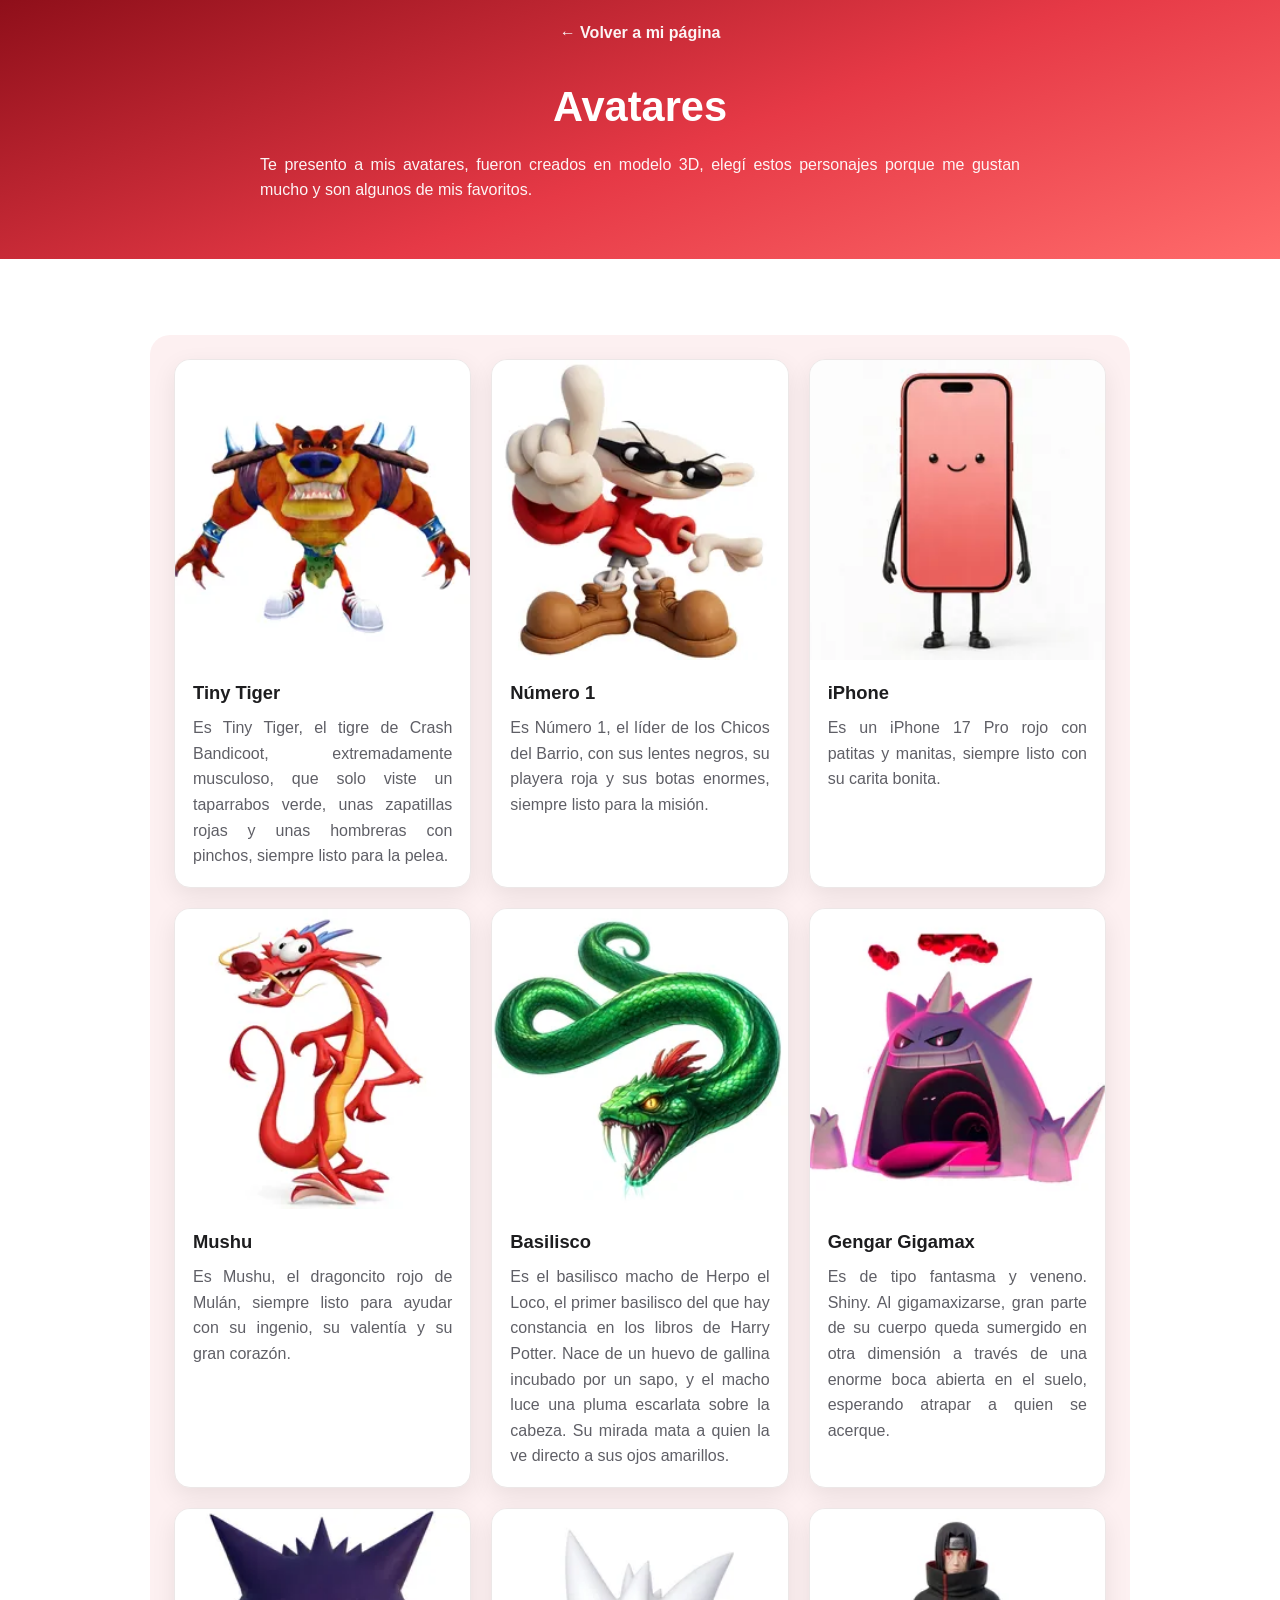
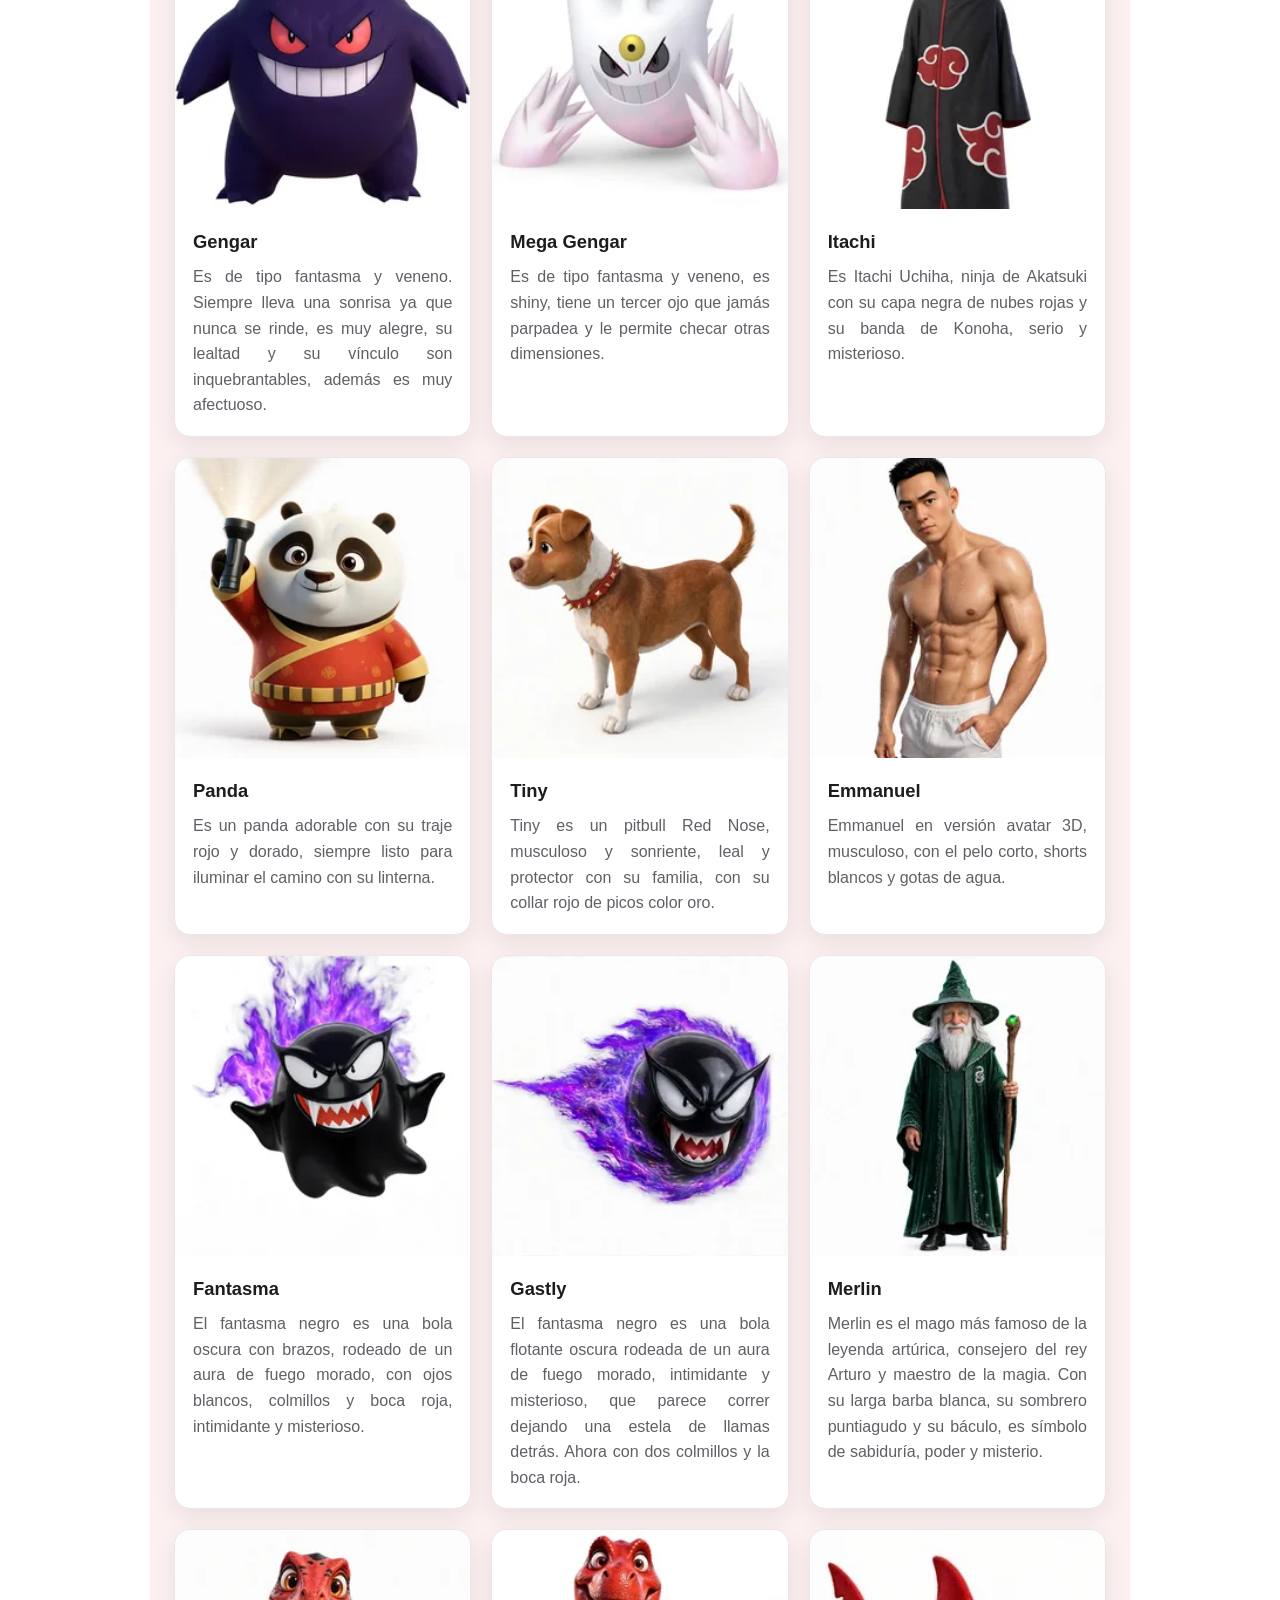
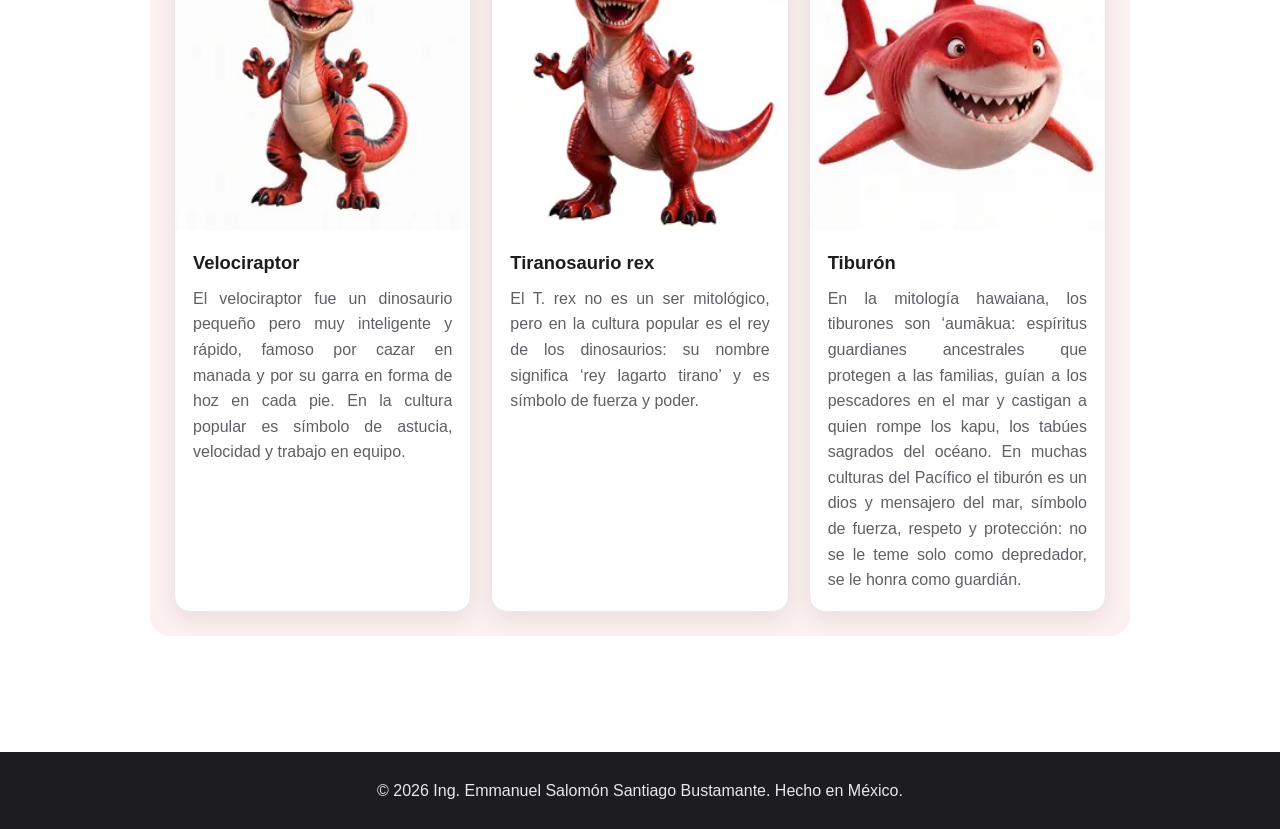
<file: avatares.html>
<!DOCTYPE html>
<html lang="es">
<head>
<meta charset="UTF-8">
<meta name="viewport" content="width=device-width, initial-scale=1.0">
<title>Avatares | Emmanuel Salomón Santiago Bustamante</title>
<meta name="description" content="Avatares: Tiny, Emmanuel, Fantasma, Gastly, Merlin, Velociraptor, Tiranosaurio rex y Tiburón.">
<link rel="stylesheet" href="style.css">
<link rel="icon" type="image/png" href="favicon.png">
<link rel="apple-touch-icon" href="favicon.png">
</head>
<body>
<header class="hero">
  <nav class="nav">
    <a href="index.html">← Volver a mi página</a>
  </nav>
  <div class="hero-inner">
    <h1>Avatares</h1>
    <p class="hero-sub">Te presento a mis avatares, fueron creados en modelo 3D, elegí estos personajes porque me gustan mucho y son algunos de mis favoritos.</p>
  </div>
</header>

<main>
  <section class="section">
    <div class="grid avatars-grid">
      <article class="card avatar-card current">
        <img src="[data-uri]" alt="Tiny Tiger">
        <div class="card-body">
          <h3>Tiny Tiger</h3>
          <p>Es Tiny Tiger, el tigre de Crash Bandicoot, extremadamente musculoso, que solo viste un taparrabos verde, unas zapatillas rojas y unas hombreras con pinchos, siempre listo para la pelea.</p>
        </div>
      </article>
      <article class="card avatar-card">
        <img src="[data-uri]" alt="Número 1">
        <div class="card-body">
          <h3>Número 1</h3>
          <p>Es Número 1, el líder de los Chicos del Barrio, con sus lentes negros, su playera roja y sus botas enormes, siempre listo para la misión.</p>
        </div>
      </article>
      <article class="card avatar-card">
        <img src="[data-uri]" alt="iPhone">
        <div class="card-body">
          <h3>iPhone</h3>
          <p>Es un iPhone 17 Pro rojo con patitas y manitas, siempre listo con su carita bonita.</p>
        </div>
      </article>
      <article class="card avatar-card">
        <img src="[data-uri]" alt="Mushu">
        <div class="card-body">
          <h3>Mushu</h3>
          <p>Es Mushu, el dragoncito rojo de Mulán, siempre listo para ayudar con su ingenio, su valentía y su gran corazón.</p>
        </div>
      </article>
      <article class="card avatar-card">
        <img src="[data-uri]" alt="Basilisco">
        <div class="card-body">
          <h3>Basilisco</h3>
          <p>Es el basilisco macho de Herpo el Loco, el primer basilisco del que hay constancia en los libros de Harry Potter. Nace de un huevo de gallina incubado por un sapo, y el macho luce una pluma escarlata sobre la cabeza. Su mirada mata a quien la ve directo a sus ojos amarillos.</p>
        </div>
      </article>
      <article class="card avatar-card">
        <img src="[data-uri]" alt="Gengar Gigamax">
        <div class="card-body">
          <h3>Gengar Gigamax</h3>
          <p>Es de tipo fantasma y veneno. Shiny. Al gigamaxizarse, gran parte de su cuerpo queda sumergido en otra dimensión a través de una enorme boca abierta en el suelo, esperando atrapar a quien se acerque.</p>
        </div>
      </article>
      <article class="card avatar-card">
        <img src="[data-uri]" alt="Gengar">
        <div class="card-body">
          <h3>Gengar</h3>
          <p>Es de tipo fantasma y veneno. Siempre lleva una sonrisa ya que nunca se rinde, es muy alegre, su lealtad y su vínculo son inquebrantables, además es muy afectuoso.</p>
        </div>
      </article>
      <article class="card avatar-card">
        <img src="[data-uri]" alt="Mega Gengar">
        <div class="card-body">
          <h3>Mega Gengar</h3>
          <p>Es de tipo fantasma y veneno, es shiny, tiene un tercer ojo que jamás parpadea y le permite checar otras dimensiones.</p>
        </div>
      </article>
      <article class="card avatar-card">
        <img src="[data-uri]" alt="Itachi">
        <div class="card-body">
          <h3>Itachi</h3>
          <p>Es Itachi Uchiha, ninja de Akatsuki con su capa negra de nubes rojas y su banda de Konoha, serio y misterioso.</p>
        </div>
      </article>
      <article class="card avatar-card">
        <img src="[data-uri]" alt="Panda">
        <div class="card-body">
          <h3>Panda</h3>
          <p>Es un panda adorable con su traje rojo y dorado, siempre listo para iluminar el camino con su linterna.</p>
        </div>
      </article>
      <article class="card avatar-card">
        <img src="[data-uri]" alt="Tiny">
        <div class="card-body">
          <h3>Tiny</h3>
          <p>Tiny es un pitbull Red Nose, musculoso y sonriente, leal y protector con su familia, con su collar rojo de picos color oro.</p>
        </div>
      </article>
      <article class="card avatar-card">
        <img src="[data-uri]" alt="Emmanuel">
        <div class="card-body">
          <h3>Emmanuel</h3>
          <p>Emmanuel en versión avatar 3D, musculoso, con el pelo corto, shorts blancos y gotas de agua.</p>
        </div>
      </article>
      <article class="card avatar-card">
        <img src="[data-uri]" alt="Fantasma">
        <div class="card-body">
          <h3>Fantasma</h3>
          <p>El fantasma negro es una bola oscura con brazos, rodeado de un aura de fuego morado, con ojos blancos, colmillos y boca roja, intimidante y misterioso.</p>
        </div>
      </article>
      <article class="card avatar-card">
        <img src="[data-uri]" alt="Gastly">
        <div class="card-body">
          <h3>Gastly</h3>
          <p>El fantasma negro es una bola flotante oscura rodeada de un aura de fuego morado, intimidante y misterioso, que parece correr dejando una estela de llamas detrás. Ahora con dos colmillos y la boca roja.</p>
        </div>
      </article>
      <article class="card avatar-card">
        <img src="[data-uri]" alt="Merlin">
        <div class="card-body">
          <h3>Merlin</h3>
          <p>Merlin es el mago más famoso de la leyenda artúrica, consejero del rey Arturo y maestro de la magia. Con su larga barba blanca, su sombrero puntiagudo y su báculo, es símbolo de sabiduría, poder y misterio.</p>
        </div>
      </article>
      <article class="card avatar-card">
        <img src="[data-uri]" alt="Velociraptor">
        <div class="card-body">
          <h3>Velociraptor</h3>
          <p>El velociraptor fue un dinosaurio pequeño pero muy inteligente y rápido, famoso por cazar en manada y por su garra en forma de hoz en cada pie. En la cultura popular es símbolo de astucia, velocidad y trabajo en equipo.</p>
        </div>
      </article>
      <article class="card avatar-card">
        <img src="[data-uri]" alt="Tiranosaurio rex">
        <div class="card-body">
          <h3>Tiranosaurio rex</h3>
          <p>El T. rex no es un ser mitológico, pero en la cultura popular es el rey de los dinosaurios: su nombre significa &lsquo;rey lagarto tirano&rsquo; y es símbolo de fuerza y poder.</p>
        </div>
      </article>
      <article class="card avatar-card">
        <img src="[data-uri]" alt="Tiburón">
        <div class="card-body">
          <h3>Tiburón</h3>
          <p>En la mitología hawaiana, los tiburones son &lsquo;aumākua: espíritus guardianes ancestrales que protegen a las familias, guían a los pescadores en el mar y castigan a quien rompe los kapu, los tabúes sagrados del océano. En muchas culturas del Pacífico el tiburón es un dios y mensajero del mar, símbolo de fuerza, respeto y protección: no se le teme solo como depredador, se le honra como guardián.</p>
        </div>
      </article>

    </div>
  </section>
</main>

<footer>
  <p>&copy; 2026 Ing. Emmanuel Salomón Santiago Bustamante. Hecho en México.</p>
</footer>
<script>
  if (window.self !== window.top) {
    document.body.classList.add('embedded');
  }
</script>
</body>
</html>
</file>
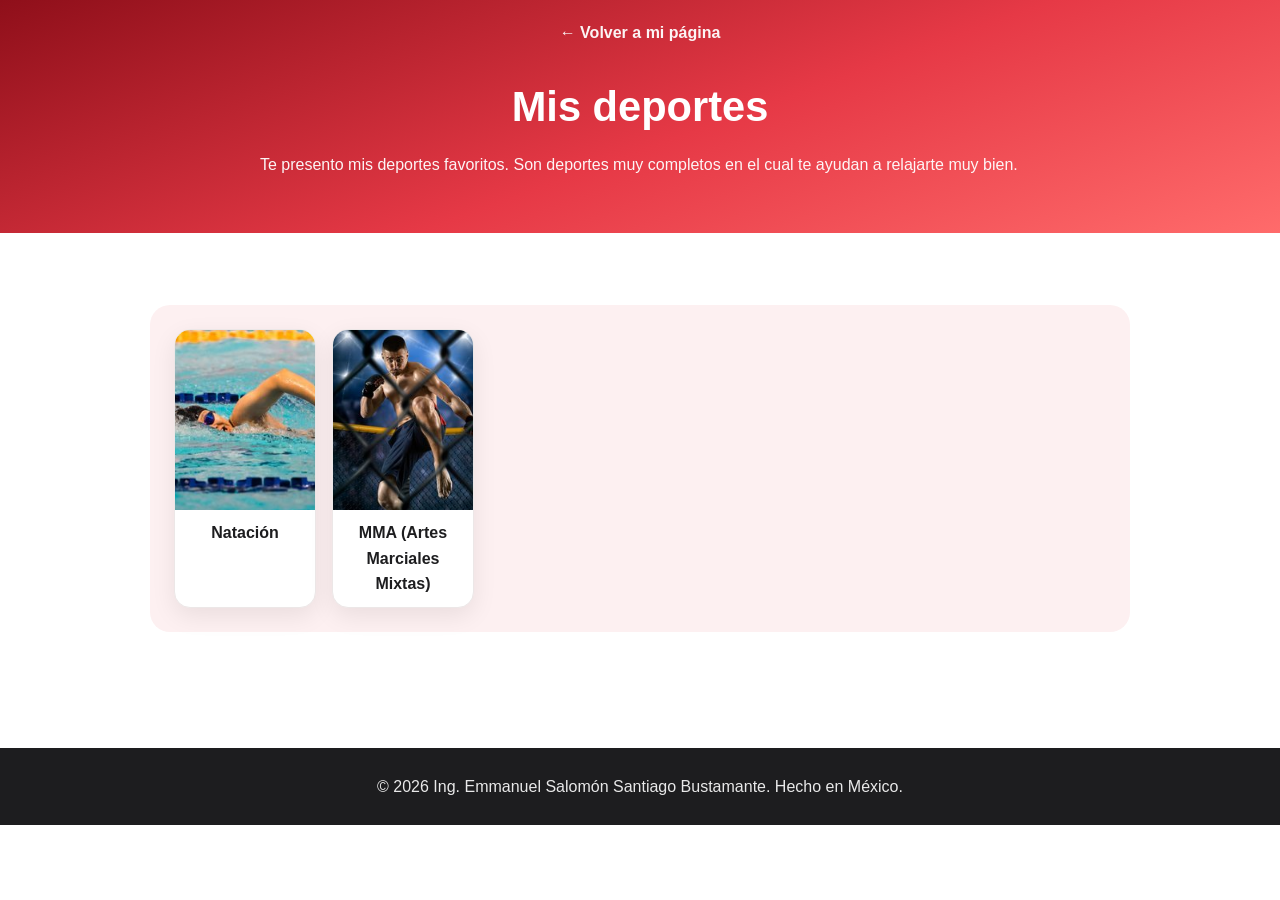
<file: deportes.html>
<!DOCTYPE html>
<html lang="es">
<head>
<meta charset="UTF-8">
<meta name="viewport" content="width=device-width, initial-scale=1.0">
<title>Mis deportes | Emmanuel Salomón Santiago Bustamante</title>
<meta name="description" content="Mis deportes favoritos: Natación y MMA (Artes Marciales Mixtas).">
<link rel="stylesheet" href="style.css">
<link rel="icon" type="image/png" href="favicon.png">
<link rel="apple-touch-icon" href="favicon.png">
</head>
<body>
<header class="hero">
  <nav class="nav">
    <a href="index.html">← Volver a mi página</a>
  </nav>
  <div class="hero-inner">
    <h1>Mis deportes</h1>
    <p class="hero-sub">Te presento mis deportes favoritos. Son deportes muy completos en el cual te ayudan a relajarte muy bien.</p>
  </div>
</header>

<main>
  <section class="section">
    <div class="games-grid">
        <a class="game-card" href="https://www.facebook.com/share/1bzUXzov5L/?mibextid=wwXIfr" target="_blank" rel="noopener">
          <img src="[data-uri]" alt="Natación">
          <span>Natación</span>
        </a>
        <a class="game-card" href="https://www.facebook.com/share/1ECEGSu2F7/?mibextid=wwXIfr" target="_blank" rel="noopener">
          <img src="[data-uri]" alt="MMA (Artes Marciales Mixtas)">
          <span>MMA (Artes Marciales Mixtas)</span>
        </a>

    </div>
  </section>
</main>

<footer>
  <p>&copy; 2026 Ing. Emmanuel Salomón Santiago Bustamante. Hecho en México.</p>
</footer>
<script>
  if (window.self !== window.top) {
    document.body.classList.add('embedded');
  }
</script>
</body>
</html>
</file>
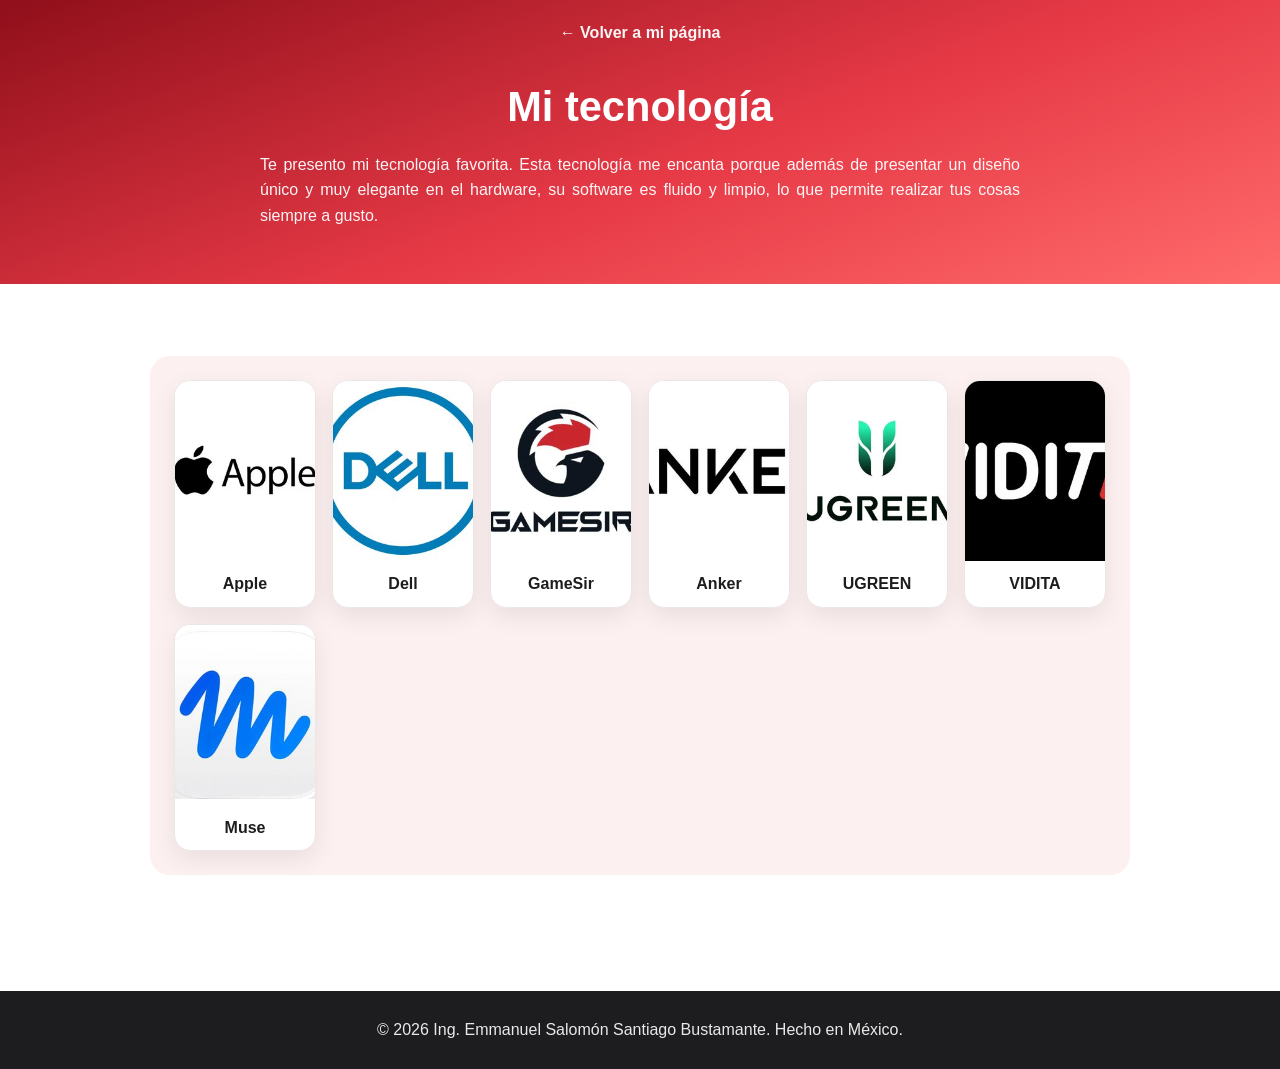
<file: tecnologia.html>
<!DOCTYPE html>
<html lang="es">
<head>
<meta charset="UTF-8">
<meta name="viewport" content="width=device-width, initial-scale=1.0">
<title>Mi tecnología | Emmanuel Salomón Santiago Bustamante</title>
<meta name="description" content="Mi tecnología favorita: Apple, Dell y GameSir.">
<link rel="stylesheet" href="style.css">
<link rel="icon" type="image/png" href="favicon.png">
<link rel="apple-touch-icon" href="favicon.png">
</head>
<body>
<header class="hero">
  <nav class="nav">
    <a href="index.html">← Volver a mi página</a>
  </nav>
  <div class="hero-inner">
    <h1>Mi tecnología</h1>
    <p class="hero-sub">Te presento mi tecnología favorita. Esta tecnología me encanta porque además de presentar un diseño único y muy elegante en el hardware, su software es fluido y limpio, lo que permite realizar tus cosas siempre a gusto.</p>
  </div>
</header>

<main>
  <section class="section">
    <div class="games-grid">
        <a class="game-card" href="https://www.apple.com" target="_blank" rel="noopener">
          <img src="[data-uri]" alt="Apple">
          <span>Apple</span>
        </a>
        <a class="game-card" href="https://www.dell.com" target="_blank" rel="noopener">
          <img src="[data-uri]" alt="Dell">
          <span>Dell</span>
        </a>
        <a class="game-card" href="https://gamesir.com" target="_blank" rel="noopener">
          <img src="[data-uri]" alt="GameSir">
          <span>GameSir</span>
        </a>
        <a class="game-card" href="https://www.anker.com" target="_blank" rel="noopener">
          <img src="[data-uri]" alt="Anker">
          <span>Anker</span>
        </a>
        <a class="game-card" href="https://www.ugreen.com" target="_blank" rel="noopener">
          <img src="[data-uri]" alt="UGREEN">
          <span>UGREEN</span>
        </a>
        <a class="game-card" href="https://www.mercadolibre.cl/tienda/vidita" target="_blank" rel="noopener">
          <img src="[data-uri]" alt="VIDITA">
          <span>VIDITA</span>
        </a>
        <a class="game-card" href="https://muse.ai" target="_blank" rel="noopener">
          <img src="[data-uri]" alt="Muse">
          <span>Muse</span>
        </a>

    </div>
  </section>
</main>

<footer>
  <p>&copy; 2026 Ing. Emmanuel Salomón Santiago Bustamante. Hecho en México.</p>
</footer>
<script>
  if (window.self !== window.top) {
    document.body.classList.add('embedded');
  }
</script>
</body>
</html>
</file>
<file: style.css>
/* Mi página web — Emmanuel Salomón Santiago Bustamante */
:root {
  --red: #E63946;
  --red-dark: #c1121f;
  --ink: #1d1d1f;
  --muted: #5f5f66;
  --bg: #ffffff;
  --bg-alt: #f7f5f5;
  --line: #ece7e7;
  --radius: 16px;
  --shadow: 0 8px 24px rgba(0, 0, 0, 0.08);
}

* { box-sizing: border-box; }

html { scroll-behavior: smooth; }

body {
  margin: 0;
  font-family: -apple-system, BlinkMacSystemFont, "Segoe UI", Roboto, Helvetica, Arial, sans-serif;
  color: var(--ink);
  background: var(--bg);
  line-height: 1.6;
}

/* Cuando la página se ve dentro de la app, el menú de abajo tapa el pie:
   lo negro se extiende hasta pegarse al menú, para poder bajar y ver
   lo último completo sin que sobre espacio blanco. */
body.embedded footer {
  padding-bottom: 140px;
}

a { color: var(--red); }
a:hover { color: var(--red-dark); }

/* Hero */
.hero {
  background: linear-gradient(160deg, #8f0f1a 0%, var(--red) 55%, #ff6b6b 100%);
  color: #fff;
  padding: 0 20px 56px;
}

.nav {
  max-width: 1020px;
  margin: 0 auto;
  padding: 20px 0 8px;
  display: flex;
  flex-wrap: wrap;
  gap: 8px 22px;
  justify-content: center;
}

.nav a {
  color: #fff;
  text-decoration: none;
  font-weight: 600;
  opacity: 0.95;
}

.nav a:hover { opacity: 1; text-decoration: underline; }

.hero-inner {
  max-width: 760px;
  margin: 28px auto 0;
  text-align: center;
}

.hero-avatar {
  width: 180px;
  height: 180px;
  object-fit: cover;
  border-radius: 50%;
  border: 5px solid #fff;
  box-shadow: 0 10px 30px rgba(0, 0, 0, 0.3);
  background: #fff;
}

.hero h1 {
  font-size: clamp(1.7rem, 4vw, 2.6rem);
  line-height: 1.2;
  margin: 8px 0 20px;
}

.hero-sub {
  margin: 10px 0 0;
  opacity: 0.95;
  text-align: justify;
}

/* Sections */
.section {
  max-width: 1020px;
  margin: 0 auto;
  padding: 56px 20px;
}

.section-alt {
  background: var(--bg-alt);
  max-width: none;
}

.section-alt > * {
  max-width: 1020px;
  margin-left: auto;
  margin-right: auto;
}

.section h2 {
  font-size: 1.9rem;
  margin: 0 0 8px;
  color: var(--red-dark);
}

.section-title-small { font-size: 1.4rem; }

.section-intro {
  color: var(--muted);
  margin: 0 0 28px;
  max-width: 720px;
}

.section-subtitle {
  color: var(--red-dark);
  font-weight: 600;
  margin: 28px 0 10px;
}

/* Cuadro perimetral: enmarca la sección para distinguirla */
.perimeter-box {
  border: 2px solid var(--red);
  border-radius: 20px;
  padding: 24px;
  background: #fdf0f1;
}

/* Cards */
.grid {
  display: grid;
  grid-template-columns: repeat(auto-fill, minmax(240px, 1fr));
  gap: 20px;
}

.card {
  background: #fff;
  border: 1px solid var(--line);
  border-radius: var(--radius);
  overflow: hidden;
  box-shadow: var(--shadow);
  display: flex;
  flex-direction: column;
}

.card img {
  width: 100%;
  object-fit: cover;
  display: block;
  background: #f0ecec;
}

.card-body {
  padding: 18px;
  display: flex;
  flex-direction: column;
  gap: 8px;
  flex: 1;
}

.card-body h3 { margin: 0; font-size: 1.15rem; }
.card-body p { margin: 0; color: var(--muted); }

/* Cuadrito del portafolio: toda la tarjeta es un enlace */
.portfolio-link {
  text-decoration: none;
  color: var(--ink);
  max-width: 360px;
}

.portfolio-link:hover { transform: translateY(-1px); }

.portfolio-link img {
  height: 260px;
  object-position: top;
}

/* Texto del portafolio, justificado */
.portfolio-text {
  margin: 20px 0 0;
  text-align: justify;
}

/* Avatars */
.avatars-grid .card img {
  height: 300px;
  object-fit: cover;
  object-position: top;
}

.avatar-card .card-body p { text-align: justify; }

/* Foto de perfil con flechita para cambiar de avatar */
.profile-wrap {
  position: relative;
  display: inline-block;
}

.profile-arrow {
  position: absolute;
  right: 4px;
  bottom: 4px;
  width: 36px;
  height: 36px;
  border-radius: 50%;
  border: 2px solid #fff;
  background: var(--red);
  color: #fff;
  font-size: 14px;
  cursor: pointer;
  display: flex;
  align-items: center;
  justify-content: center;
  box-shadow: 0 2px 8px rgba(0, 0, 0, 0.25);
  padding: 0;
}

.profile-menu {
  position: absolute;
  right: 0;
  top: calc(100% + 8px);
  background: #fff;
  border: 1px solid var(--line);
  border-radius: 12px;
  box-shadow: 0 8px 24px rgba(0, 0, 0, 0.18);
  min-width: 180px;
  z-index: 10;
  overflow: hidden;
}

.profile-menu[hidden] { display: none; }

.hero-video[hidden],
.hero-photo[hidden] { display: none; }

.profile-menu button {
  display: block;
  width: 100%;
  padding: 10px 16px;
  background: none;
  border: none;
  text-align: left;
  font: inherit;
  cursor: pointer;
  color: var(--ink);
}

.profile-menu button:hover { background: #fdf0f1; }

/* Cuadritos: todos del mismo tamaño (portafolio, avatares y los que vengan) */
.avatar-toggle {
  display: block;
  max-width: 360px;
  width: 100%;
  padding: 0;
  border: 1px solid var(--line);
  cursor: pointer;
  text-decoration: none;
}

.avatar-toggle img {
  height: 260px;
}

/* Rejilla de videojuegos favoritos */
.games-grid {
  display: grid;
  grid-template-columns: repeat(auto-fill, minmax(140px, 1fr));
  gap: 16px;
  margin-top: 16px;
  background: #fdf0f1;
  border-radius: 20px;
  padding: 24px;
}

.game-card {
  display: block;
  background: #fff;
  border: 1px solid var(--line);
  border-radius: var(--radius);
  overflow: hidden;
  box-shadow: var(--shadow);
  text-decoration: none;
  color: var(--ink);
}

.game-card img {
  width: 100%;
  height: 180px;
  object-fit: cover;
  display: block;
}

.game-card span {
  display: block;
  padding: 10px 12px;
  font-weight: 600;
  text-align: center;
}

.avatars-grid { margin-top: 20px; background: #fdf0f1; border-radius: 20px; padding: 24px; }

/* Contact */
.contact-list {
  max-width: 640px;
  padding-left: 24px;
}

.contact-list p { margin: 10px 0; }

/* Footer */
footer {
  position: relative;
  margin-top: 60px;
  background: var(--ink);
  color: #fff;
  text-align: center;
  padding: 26px 20px;
}

/* Botón para volver arriba (desliza suave, no instantáneo).
   Queda en medio de la línea entre lo blanco y lo negro: mitad
   arriba (blanco) y mitad abajo (negro), sin mover el texto. */
.back-to-top {
  position: absolute;
  top: -24px;
  left: 50%;
  transform: translateX(-50%);
  margin: 0;
  width: 48px;
  height: 48px;
  border-radius: 50%;
  border: 2px solid #fff;
  background: var(--red);
  color: #fff;
  font-size: 22px;
  cursor: pointer;
  display: inline-flex;
  align-items: center;
  justify-content: center;
  padding: 0;
}

footer p { margin: 0; opacity: 0.9; }

@media (max-width: 560px) {
  .hero-avatar { width: 150px; height: 150px; }
  .section { padding: 40px 16px; }
}
</file>
